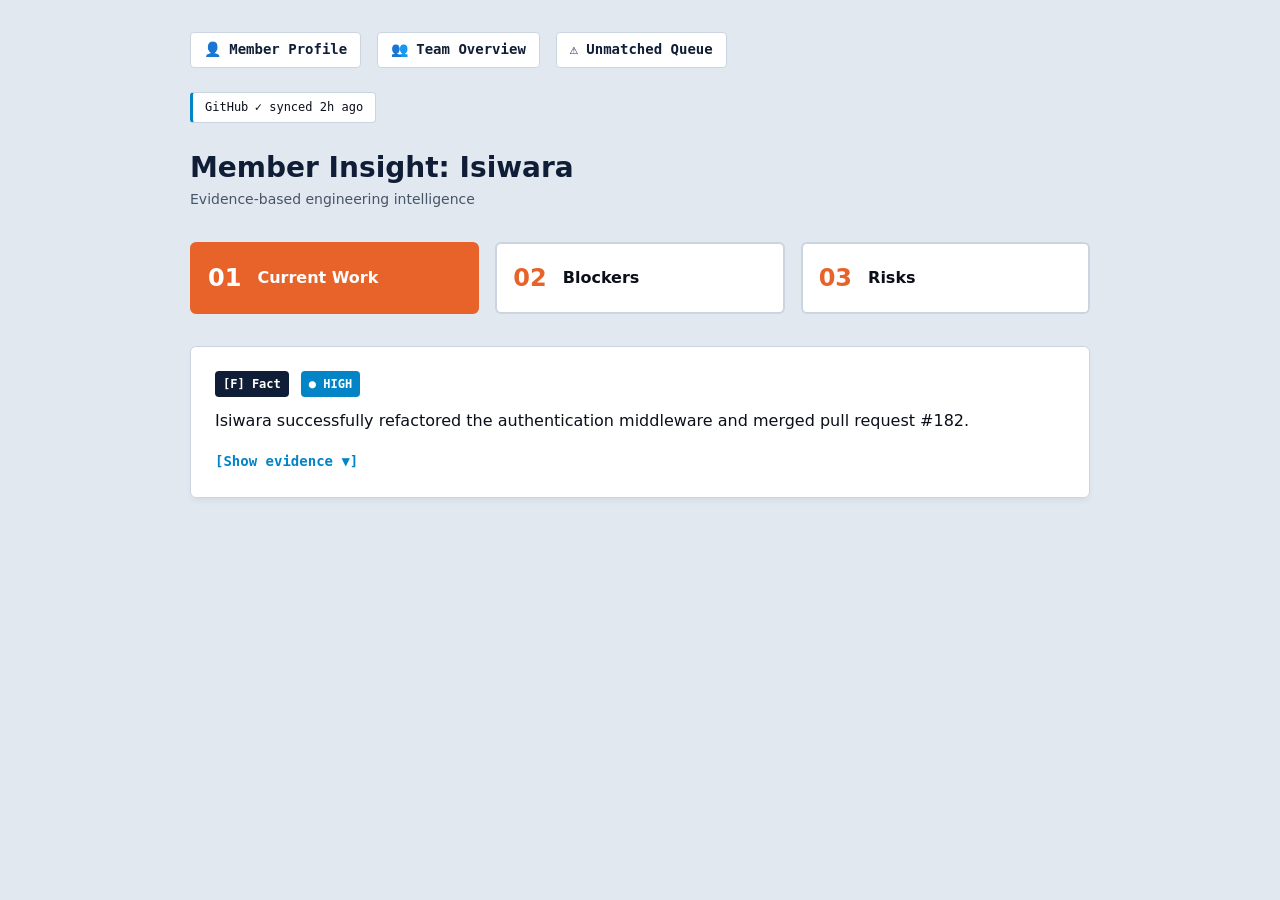
<file: index.html>
<!DOCTYPE html>
<html lang="en">

<head>
    <meta charset="UTF-8">
    <title>Argus - Member Insight</title>
    <link rel="stylesheet" href="style.css">
</head>

<body>
    <div class="container">
        <nav class="proto-nav">
            <a href="index.html">👤 Member Profile</a>
            <a href="team.html">👥 Team Overview</a>
            <a href="unmatched.html">⚠️ Unmatched Queue</a>
        </nav>

        <div class="freshness-strip">
            <div class="freshness-pill healthy"><span>GitHub</span><span>✓ synced 2h ago</span></div>
        </div>

        <header class="page-header">
            <h1 class="page-title">Member Insight: Isiwara</h1>
            <p class="page-subtitle">Evidence-based engineering intelligence</p>
        </header>

        <div class="question-tabs">
            <a href="#" class="tab-card active"><span class="tab-num">01</span><span class="tab-label">Current
                    Work</span></a>
            <a href="#" class="tab-card"><span class="tab-num">02</span><span class="tab-label">Blockers</span></a>
            <a href="#" class="tab-card"><span class="tab-num">03</span><span class="tab-label">Risks</span></a>
        </div>

        <section class="claim-card">
            <div class="claim-meta">
                <span class="badge badge-fact">[F] Fact</span>
                <span class="badge badge-conf-high">● HIGH</span>
            </div>
            <p class="claim-body">Isiwara successfully refactored the authentication middleware and merged pull request
                #182.</p>
            <button class="evidence-toggle" onclick="toggleDrawer(this)">[Show evidence ▼]</button>
            <div class="evidence-drawer">
                <div class="evidence-item">
                    <strong>GitHub PR #182</strong>: Refactored middleware.<br>
                    <small class="text-xs">Observed: 2026-09-24 10:00 UTC</small><br>
                    <a href="#" class="source-link">View Source Record →</a>
                </div>
            </div>
        </section>
    </div>
    <script src="app.js"></script>
</body>

</html>
</file>
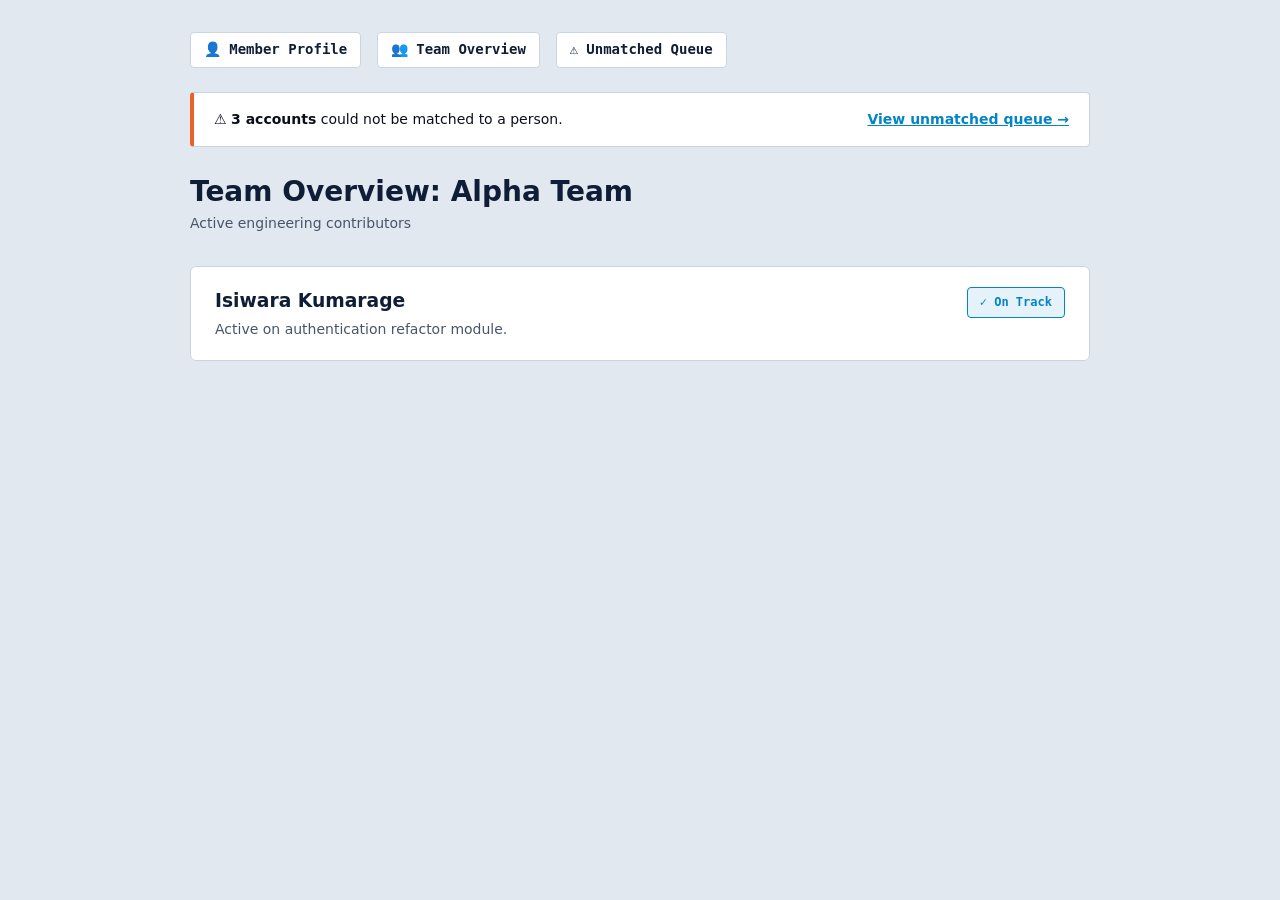
<file: team.html>
<!DOCTYPE html>
<html lang="en">

<head>
    <meta charset="UTF-8">
    <title>Argus - Team Overview</title>
    <link rel="stylesheet" href="style.css">
</head>

<body>
    <div class="container">
        <nav class="proto-nav">
            <a href="index.html">👤 Member Profile</a>
            <a href="team.html">👥 Team Overview</a>
            <a href="unmatched.html">⚠️ Unmatched Queue</a>
        </nav>

        <div class="unmatched-banner">
            <span>⚠️ <strong>3 accounts</strong> could not be matched to a person.</span>
            <a href="unmatched.html" style="color: var(--tertiary-accent); font-weight: 600;">View unmatched queue →</a>
        </div>

        <header class="page-header">
            <h1 class="page-title">Team Overview: Alpha Team</h1>
            <p class="page-subtitle">Active engineering contributors</p>
        </header>

        <div class="team-grid">
            <div class="member-row">
                <div>
                    <h3><a href="index.html"
                            style="color: var(--secondary-accent); text-decoration: none; font-weight: 700;">Isiwara
                            Kumarage</a></h3>
                    <p style="font-size: 0.875rem; color: var(--ink-secondary); margin-top: 0.25rem;">Active on
                        authentication refactor module.</p>
                </div>
                <span class="state-badge">✓ On Track</span>
            </div>
        </div>
    </div>
</body>

</html>
</file>
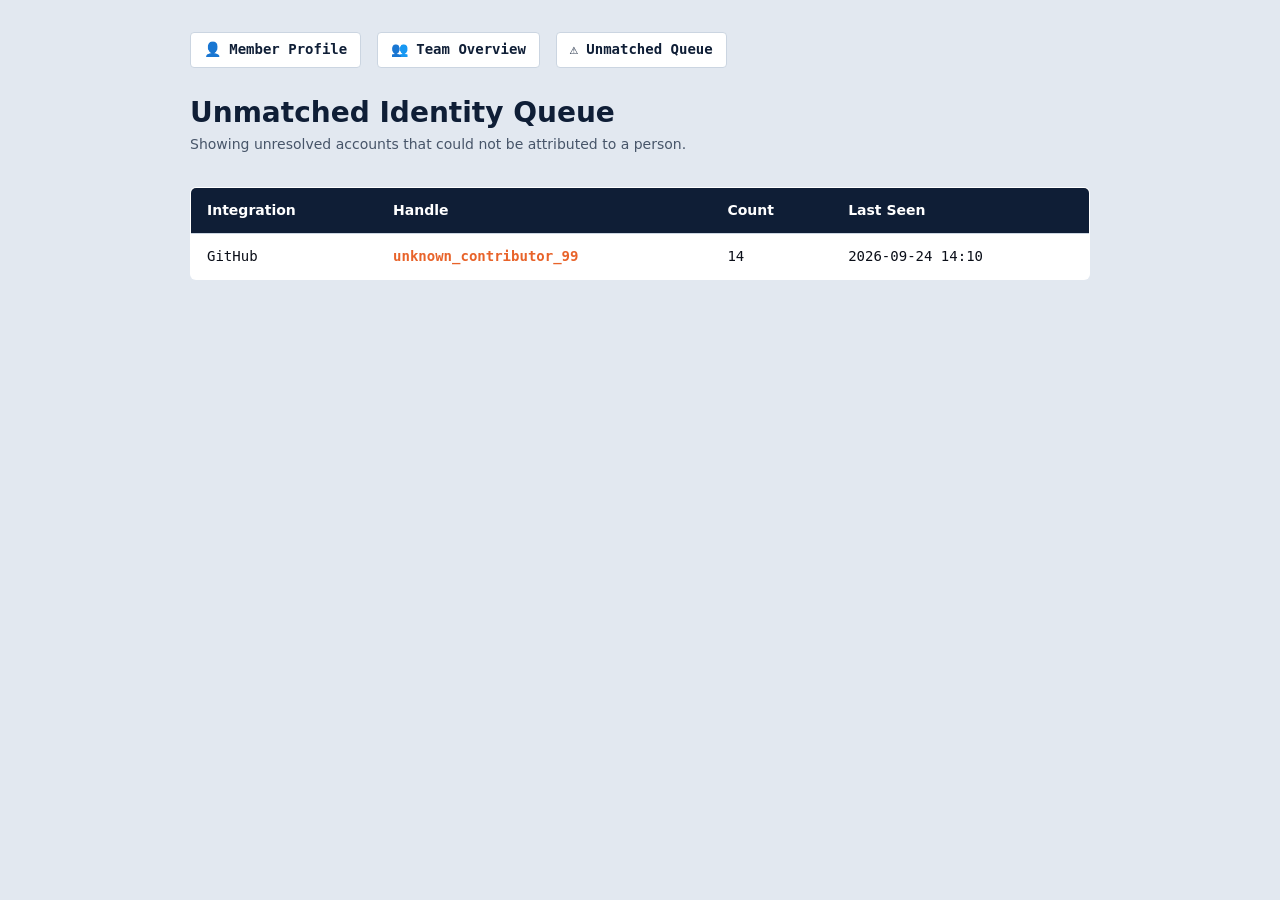
<file: unmatched.html>
<!DOCTYPE html>
<html lang="en">

<head>
    <meta charset="UTF-8">
    <title>Argus - Unmatched Identities</title>
    <link rel="stylesheet" href="style.css">
</head>

<body>
    <div class="container">
        <nav class="proto-nav">
            <a href="index.html">👤 Member Profile</a>
            <a href="team.html">👥 Team Overview</a>
            <a href="unmatched.html">⚠️ Unmatched Queue</a>
        </nav>

        <header class="page-header">
            <h1 class="page-title">Unmatched Identity Queue</h1>
            <p class="page-subtitle">Showing unresolved accounts that could not be attributed to a person.</p>
        </header>

        <table class="unmatched-table">
            <thead>
                <tr>
                    <th>Integration</th>
                    <th>Handle</th>
                    <th>Count</th>
                    <th>Last Seen</th>
                </tr>
            </thead>
            <tbody>
                <tr>
                    <td>GitHub</td>
                    <td style="color: var(--primary-accent); font-weight: 600;">unknown_contributor_99</td>
                    <td>14</td>
                    <td>2026-09-24 14:10</td>
                </tr>
            </tbody>
        </table>
    </div>
</body>

</html>
</file>
<file: style.css>
/* ==========================================
   ARGUS PROTOTYPE: BLUE, BLACK & WHITE THEME
   ========================================== */

:root {
    /* Stark Monochromes & Deep Blues */
    --ink: #0B0F19;
    /* Deep black-navy for maximum text contrast */
    --ink-secondary: #475569;
    /* Slate gray for secondary text */
    --surface: #FFFFFF;
    /* Crisp clean white */
    --surface-muted: #E2E8F0;
    /* Cool light blue-gray background (replaced yellow/cream) */
    --border: #CBD5E1;
    /* Clean cool border */

    /* Brand Accents (Inspired by the Infographic) */
    --primary-accent: #E8632A;
    /* Vibrant punchy orange for active tabs/actions */
    --secondary-accent: #0F1E36;
    /* Deep rich navy blue for headers & cards */
    --tertiary-accent: #0284C7;
    /* Bright electric blue for links & highlights */
    --charcoal: #1E293B;
    /* Dark slate-black */

    /* Semantic Indicators (Zero Yellow / Purple) */
    --conf-high: #0284C7;
    /* Bright Blue */
    --conf-medium: #475569;
    /* Slate Neutral */
    --danger: #DC2626;
    /* Clean Crimson Red */

    /* Typography */
    --font-heading: system-ui, -apple-system, sans-serif;
    --font-body: system-ui, -apple-system, sans-serif;
    --font-mono: ui-monospace, SFMono-Regular, Menlo, Monaco, Consolas, monospace;
}

* {
    box-sizing: border-box;
    margin: 0;
    padding: 0;
}

body {
    font-family: var(--font-body);
    color: var(--ink);
    background-color: var(--surface-muted);
    line-height: 1.5;
    padding: 2rem;
}

.container {
    max-width: 900px;
    margin: 0 auto;
}

/* Navigation Bar */
.proto-nav {
    display: flex;
    gap: 1rem;
    margin-bottom: 1.5rem;
    font-size: 0.875rem;
    font-family: var(--font-mono);
}

.proto-nav a {
    color: var(--secondary-accent);
    text-decoration: none;
    background: var(--surface);
    padding: 0.4rem 0.8rem;
    border: 1px solid var(--border);
    border-radius: 4px;
    font-weight: 600;
}

.proto-nav a:hover {
    background: var(--secondary-accent);
    color: var(--surface);
}

/* Freshness Bar */
.freshness-strip {
    display: flex;
    gap: 0.75rem;
    flex-wrap: wrap;
    margin-bottom: 1.5rem;
}

.freshness-pill {
    font-family: var(--font-mono);
    font-size: 0.75rem;
    padding: 0.35rem 0.75rem;
    border-radius: 4px;
    background: var(--surface);
    border: 1px solid var(--border);
    display: inline-flex;
    align-items: center;
    gap: 0.4rem;
}

.freshness-pill.healthy {
    border-left: 3px solid var(--tertiary-accent);
}

.freshness-pill.stale {
    border-left: 3px solid var(--conf-medium);
}

.freshness-pill.unavailable {
    background: rgba(220, 38, 38, 0.1);
    border: 2px solid var(--danger);
    color: var(--danger);
    font-weight: 700;
    width: 100%;
    justify-content: space-between;
}

/* Header */
.page-header {
    margin-bottom: 2rem;
}

.page-title {
    font-family: var(--font-heading);
    font-size: 1.75rem;
    font-weight: 700;
    color: var(--secondary-accent);
}

.page-subtitle {
    font-size: 0.875rem;
    color: var(--ink-secondary);
}

/* Question Tabs */
.question-tabs {
    display: grid;
    grid-template-columns: repeat(3, 1fr);
    gap: 1rem;
    margin-bottom: 2rem;
}

.tab-card {
    background: var(--surface);
    border: 2px solid var(--border);
    padding: 1rem;
    text-decoration: none;
    color: var(--ink);
    display: flex;
    align-items: center;
    gap: 1rem;
    border-radius: 6px;
}

.tab-card.active {
    background: var(--primary-accent);
    color: var(--surface);
    border-color: var(--primary-accent);
}

.tab-card.active .tab-num,
.tab-card.active .tab-label {
    color: var(--surface);
}

.tab-num {
    font-family: var(--font-heading);
    font-size: 1.5rem;
    font-weight: 700;
    color: var(--primary-accent);
}

.tab-label {
    font-family: var(--font-heading);
    font-weight: 600;
    font-size: 1rem;
}

/* Claim Cards & Evidence Drawer */
.claim-card {
    background: var(--surface);
    border: 1px solid var(--border);
    border-radius: 6px;
    padding: 1.5rem;
    box-shadow: 0 4px 6px -1px rgba(0, 0, 0, 0.05);
}

.claim-meta {
    display: flex;
    gap: 0.75rem;
    margin-bottom: 0.75rem;
}

.badge {
    font-family: var(--font-mono);
    font-size: 0.75rem;
    padding: 0.25rem 0.5rem;
    border-radius: 4px;
    font-weight: 600;
}

.badge-fact {
    background: var(--secondary-accent);
    color: white;
}

.badge-conf-high {
    background: var(--conf-high);
    color: white;
}

.claim-body {
    font-size: 1rem;
    margin-bottom: 1rem;
    color: var(--ink);
}

.evidence-toggle {
    background: none;
    border: none;
    color: var(--tertiary-accent);
    font-weight: 600;
    cursor: pointer;
    font-family: var(--font-mono);
    font-size: 0.875rem;
}

.evidence-drawer {
    margin-top: 1rem;
    padding: 1rem;
    border-left: 3px solid var(--tertiary-accent);
    background: var(--surface-muted);
    border-radius: 0 4px 4px 0;
    display: none;
}

.evidence-drawer.open {
    display: block;
}

.evidence-item {
    font-size: 0.875rem;
    font-family: var(--font-mono);
}

.source-link {
    color: var(--tertiary-accent);
    text-decoration: underline;
    display: inline-block;
    margin-top: 0.35rem;
}

.text-xs {
    font-size: 0.75rem;
    color: var(--ink-secondary);
}

/* Team Overview Styles */
.unmatched-banner {
    background: var(--surface);
    border-left: 4px solid var(--primary-accent);
    padding: 1rem 1.25rem;
    margin-bottom: 1.5rem;
    border-radius: 4px;
    font-size: 0.875rem;
    display: flex;
    justify-content: space-between;
    align-items: center;
    border-top: 1px solid var(--border);
    border-right: 1px solid var(--border);
    border-bottom: 1px solid var(--border);
}

.team-grid {
    display: flex;
    flex-direction: column;
    gap: 1rem;
}

.member-row {
    background: var(--surface);
    border: 1px solid var(--border);
    border-radius: 6px;
    padding: 1.25rem 1.5rem;
    display: flex;
    justify-content: space-between;
    align-items: flex-start;
}

.state-badge {
    font-family: var(--font-mono);
    font-size: 0.75rem;
    padding: 0.35rem 0.75rem;
    border-radius: 4px;
    font-weight: 600;
    background: rgba(2, 132, 199, 0.1);
    color: var(--conf-high);
    border: 1px solid var(--conf-high);
}

/* Unmatched Table Styles */
.unmatched-table {
    width: 100%;
    border-collapse: collapse;
    background: var(--surface);
    border: 1px solid var(--border);
    border-radius: 6px;
    overflow: hidden;
    font-size: 0.875rem;
}

.unmatched-table th,
.unmatched-table td {
    padding: 0.75rem 1rem;
    text-align: left;
    border-bottom: 1px solid var(--border);
}

.unmatched-table th {
    background: var(--secondary-accent);
    color: white;
    font-family: var(--font-heading);
}

.unmatched-table td {
    font-family: var(--font-mono);
}
</file>
